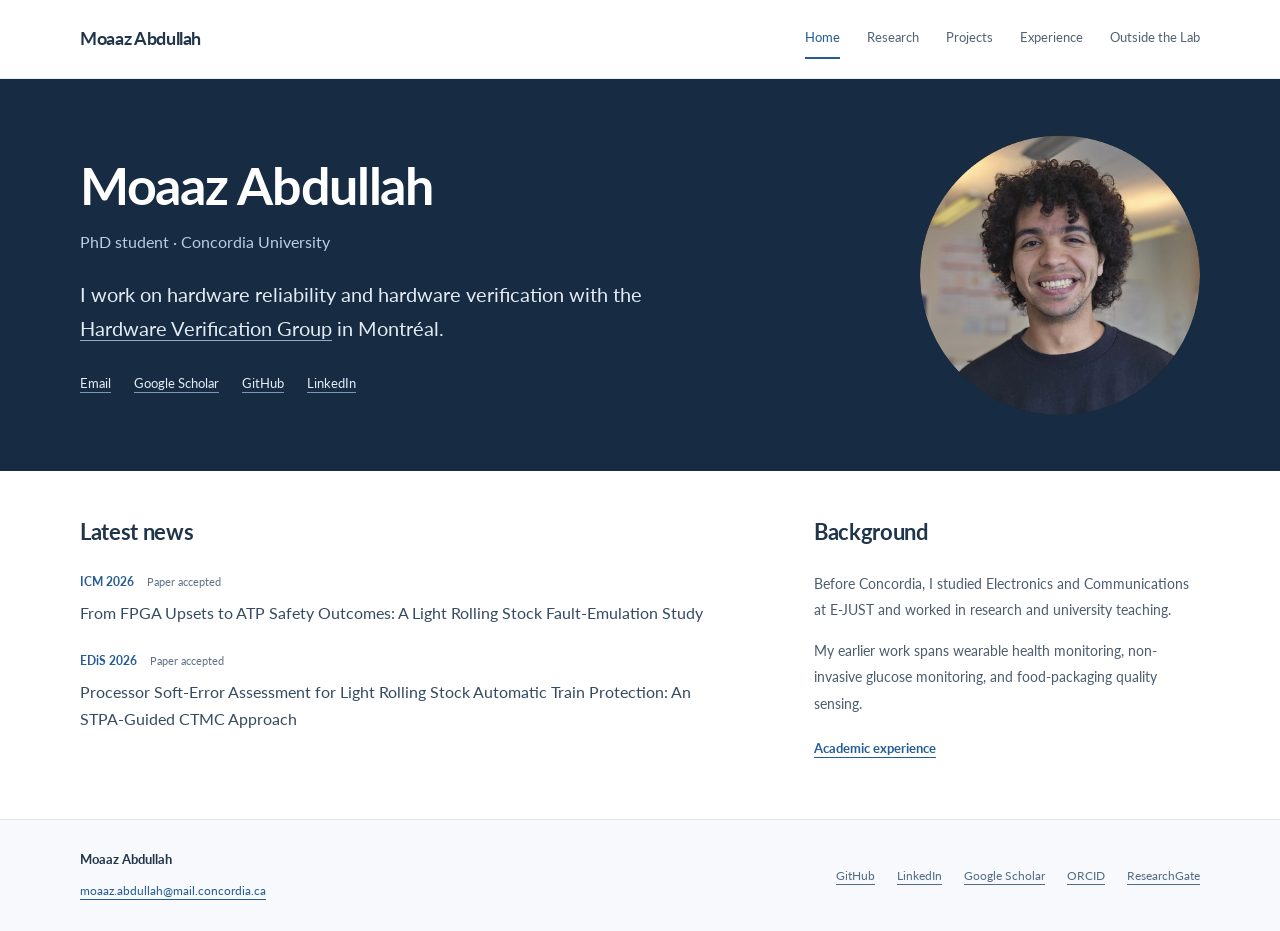
<file: index.html>
<!doctype html>
<html lang="en">
<head>
  <meta charset="utf-8">
  <meta name="viewport" content="width=device-width, initial-scale=1">
  <meta name="theme-color" content="#172c42">
  <meta name="description" content="Moaaz Abdullah is a PhD student at Concordia University researching hardware reliability and hardware verification.">
  <meta property="og:type" content="website">
  <meta property="og:title" content="Moaaz Abdullah | Hardware Reliability &amp; Verification">
  <meta property="og:description" content="Moaaz Abdullah is a PhD student at Concordia University researching hardware reliability and hardware verification.">
  <meta property="og:url" content="https://moaaz014.github.io/">
  <link rel="canonical" href="https://moaaz014.github.io/">
  <title>Moaaz Abdullah | Hardware Reliability &amp; Verification</title>
  <link rel="icon" href="assets/favicon.svg" type="image/svg+xml">
  <link rel="stylesheet" href="assets/styles.css">
</head>
<body>
  <a class="skip-link" href="#main">Skip to content</a>
  <header class="site-header">
    <div class="container header-inner">
      <a class="brand" href="index.html">Moaaz Abdullah</a>
      <nav class="site-nav" aria-label="Main navigation">
        <a href="index.html" aria-current="page">Home</a>
        <a href="research.html">Research</a>
        <a href="projects.html">Projects</a>
        <a href="experience.html">Experience</a>
        <a href="outside-the-lab.html">Outside the Lab</a>
      </nav>
    </div>
  </header>
  <main id="main">
    <section class="home-hero" id="about" aria-labelledby="name-heading">
      <div class="container home-introduction">
        <div class="home-copy">
          <h1 id="name-heading">Moaaz Abdullah</h1>
          <p class="home-role">PhD student · Concordia University</p>
          <p class="home-intro">I work on hardware reliability and hardware verification with the <a href="https://hvg.ece.concordia.ca/people/phd/" target="_blank" rel="noopener noreferrer">Hardware Verification Group</a> in Montréal.</p>
          <p class="home-links"><a href="mailto:moaaz.abdullah@mail.concordia.ca">Email</a><a href="https://scholar.google.com/citations?user=yoorkLQAAAAJ&amp;hl=en" target="_blank" rel="noopener noreferrer">Google Scholar</a><a href="https://github.com/Moaaz014" target="_blank" rel="noopener noreferrer">GitHub</a><a href="https://www.linkedin.com/in/moaaz-abdullah14" target="_blank" rel="noopener noreferrer">LinkedIn</a></p>
        </div>
        <figure class="portrait"><img src="assets/images/moaaz-portrait.png" width="426" height="427" alt="Moaaz Abdullah" fetchpriority="high"></figure>
      </div>
    </section>
    <div class="container home-content">
      <section id="news" aria-labelledby="news-heading">
        <h2 id="news-heading">Latest news</h2>
        <article class="news-item"><p class="news-meta"><strong>ICM 2026</strong><span>Paper accepted</span></p><h3>From FPGA Upsets to ATP Safety Outcomes: A Light Rolling Stock Fault-Emulation Study</h3></article>
        <article class="news-item"><p class="news-meta"><strong>EDiS 2026</strong><span>Paper accepted</span></p><h3>Processor Soft-Error Assessment for Light Rolling Stock Automatic Train Protection: An STPA-Guided CTMC Approach</h3></article>
      </section>
      <section class="background" aria-labelledby="background-heading">
        <h2 id="background-heading">Background</h2>
        <p>Before Concordia, I studied Electronics and Communications at E-JUST and worked in research and university teaching.</p>
        <p>My earlier work spans wearable health monitoring, non-invasive glucose monitoring, and food-packaging quality sensing.</p>
        <a class="text-link" href="experience.html">Academic experience</a>
      </section>
    </div>
  </main>
  <footer class="site-footer">
    <div class="container footer-inner">
      <div class="footer-contact"><p>Moaaz Abdullah</p><a href="mailto:moaaz.abdullah@mail.concordia.ca">moaaz.abdullah@mail.concordia.ca</a></div>
      <div class="footer-links" aria-label="Profiles">
        <a href="https://github.com/Moaaz014" target="_blank" rel="noopener noreferrer">GitHub</a>
        <a href="https://www.linkedin.com/in/moaaz-abdullah14" target="_blank" rel="noopener noreferrer">LinkedIn</a>
        <a href="https://scholar.google.com/citations?user=yoorkLQAAAAJ&amp;hl=en" target="_blank" rel="noopener noreferrer">Google Scholar</a>
        <a href="https://orcid.org/0009-0002-4254-2433" target="_blank" rel="noopener noreferrer">ORCID</a>
        <a href="https://www.researchgate.net/profile/Moaz-Elsayed-2" target="_blank" rel="noopener noreferrer">ResearchGate</a>
      </div>
    </div>
  </footer>
</body>
</html>
</file>
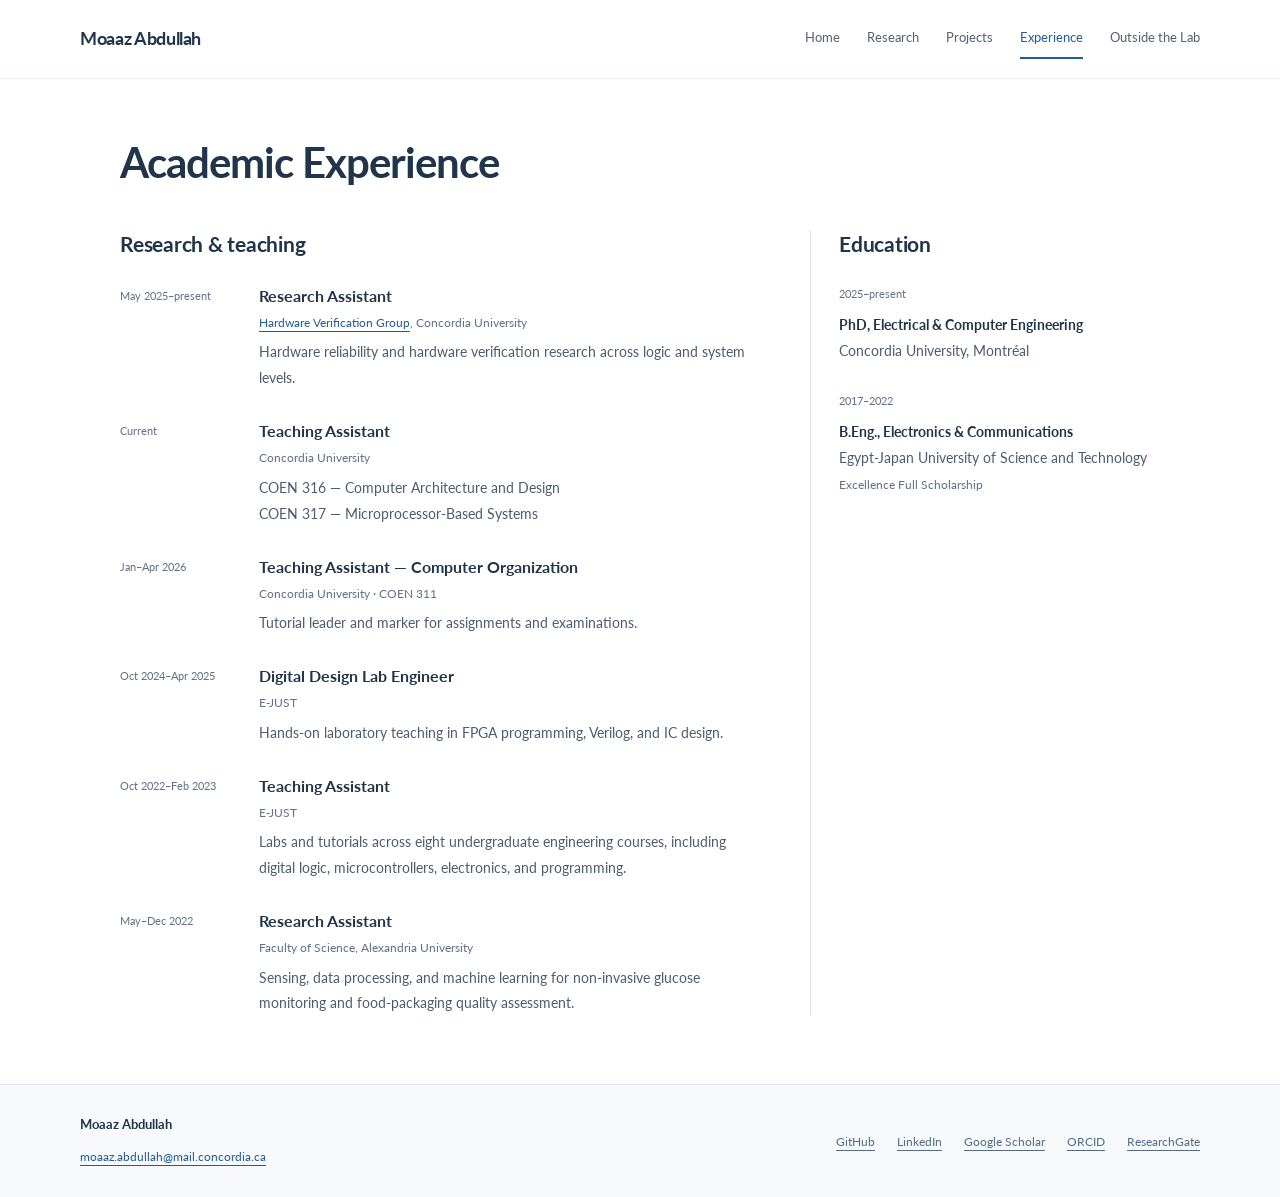
<file: experience.html>
<!doctype html>
<html lang="en">
<head>
  <meta charset="utf-8">
  <meta name="viewport" content="width=device-width, initial-scale=1">
  <meta name="theme-color" content="#172c42">
  <meta name="description" content="Moaaz Abdullah’s university research, teaching, and education.">
  <meta property="og:type" content="website">
  <meta property="og:title" content="Academic Experience | Moaaz Abdullah">
  <meta property="og:description" content="Moaaz Abdullah’s university research, teaching, and education.">
  <meta property="og:url" content="https://moaaz014.github.io/experience.html">
  <link rel="canonical" href="https://moaaz014.github.io/experience.html">
  <title>Academic Experience | Moaaz Abdullah</title>
  <link rel="icon" href="assets/favicon.svg" type="image/svg+xml">
  <link rel="stylesheet" href="assets/styles.css">
</head>
<body>
  <a class="skip-link" href="#main">Skip to content</a>
  <header class="site-header">
    <div class="container header-inner">
      <a class="brand" href="index.html">Moaaz Abdullah</a>
      <nav class="site-nav" aria-label="Main navigation">
        <a href="index.html">Home</a>
        <a href="research.html">Research</a>
        <a href="projects.html">Projects</a>
        <a href="experience.html" aria-current="page">Experience</a>
        <a href="outside-the-lab.html">Outside the Lab</a>
      </nav>
    </div>
  </header>
  <main id="main">
    <div class="container page-content" id="experience">
      <header class="page-heading"><h1>Academic Experience</h1></header>
      <div class="academic-layout">
        <section aria-labelledby="roles-heading"><h2 id="roles-heading" class="subheading">Research &amp; teaching</h2><dl class="experience-list"><div><dt>May 2025–present</dt><dd><h3>Research Assistant</h3><p class="organization"><a href="https://hvg.ece.concordia.ca/people/phd/" target="_blank" rel="noopener noreferrer">Hardware Verification Group</a>, Concordia University</p><p>Hardware reliability and hardware verification research across logic and system levels.</p></dd></div>
          <div><dt>Current</dt><dd><h3>Teaching Assistant</h3><p class="organization">Concordia University</p><p>COEN 316 — Computer Architecture and Design<br>COEN 317 — Microprocessor-Based Systems</p></dd></div>
          <div><dt>Jan–Apr 2026</dt><dd><h3>Teaching Assistant — Computer Organization</h3><p class="organization">Concordia University · COEN 311</p><p>Tutorial leader and marker for assignments and examinations.</p></dd></div>
          <div><dt>Oct 2024–Apr 2025</dt><dd><h3>Digital Design Lab Engineer</h3><p class="organization">E-JUST</p><p>Hands-on laboratory teaching in FPGA programming, Verilog, and IC design.</p></dd></div>
          <div><dt>Oct 2022–Feb 2023</dt><dd><h3>Teaching Assistant</h3><p class="organization">E-JUST</p><p>Labs and tutorials across eight undergraduate engineering courses, including digital logic, microcontrollers, electronics, and programming.</p></dd></div>
          <div><dt>May–Dec 2022</dt><dd><h3>Research Assistant</h3><p class="organization">Faculty of Science, Alexandria University</p><p>Sensing, data processing, and machine learning for non-invasive glucose monitoring and food-packaging quality assessment.</p></dd></div></dl></section>
        <section class="education" aria-labelledby="education-heading"><h2 id="education-heading" class="subheading">Education</h2><dl class="education-list"><div><dt>2025–present</dt><dd><strong>PhD, Electrical & Computer Engineering</strong><br>Concordia University, Montréal</dd></div>
          <div><dt>2017–2022</dt><dd><strong>B.Eng., Electronics & Communications</strong><br>Egypt-Japan University of Science and Technology<br><span class="muted">Excellence Full Scholarship</span></dd></div></dl></section>
      </div>
    </div>
  </main>
  <footer class="site-footer">
    <div class="container footer-inner">
      <div class="footer-contact"><p>Moaaz Abdullah</p><a href="mailto:moaaz.abdullah@mail.concordia.ca">moaaz.abdullah@mail.concordia.ca</a></div>
      <div class="footer-links" aria-label="Profiles">
        <a href="https://github.com/Moaaz014" target="_blank" rel="noopener noreferrer">GitHub</a>
        <a href="https://www.linkedin.com/in/moaaz-abdullah14" target="_blank" rel="noopener noreferrer">LinkedIn</a>
        <a href="https://scholar.google.com/citations?user=yoorkLQAAAAJ&amp;hl=en" target="_blank" rel="noopener noreferrer">Google Scholar</a>
        <a href="https://orcid.org/0009-0002-4254-2433" target="_blank" rel="noopener noreferrer">ORCID</a>
        <a href="https://www.researchgate.net/profile/Moaz-Elsayed-2" target="_blank" rel="noopener noreferrer">ResearchGate</a>
      </div>
    </div>
  </footer>
</body>
</html>
</file>
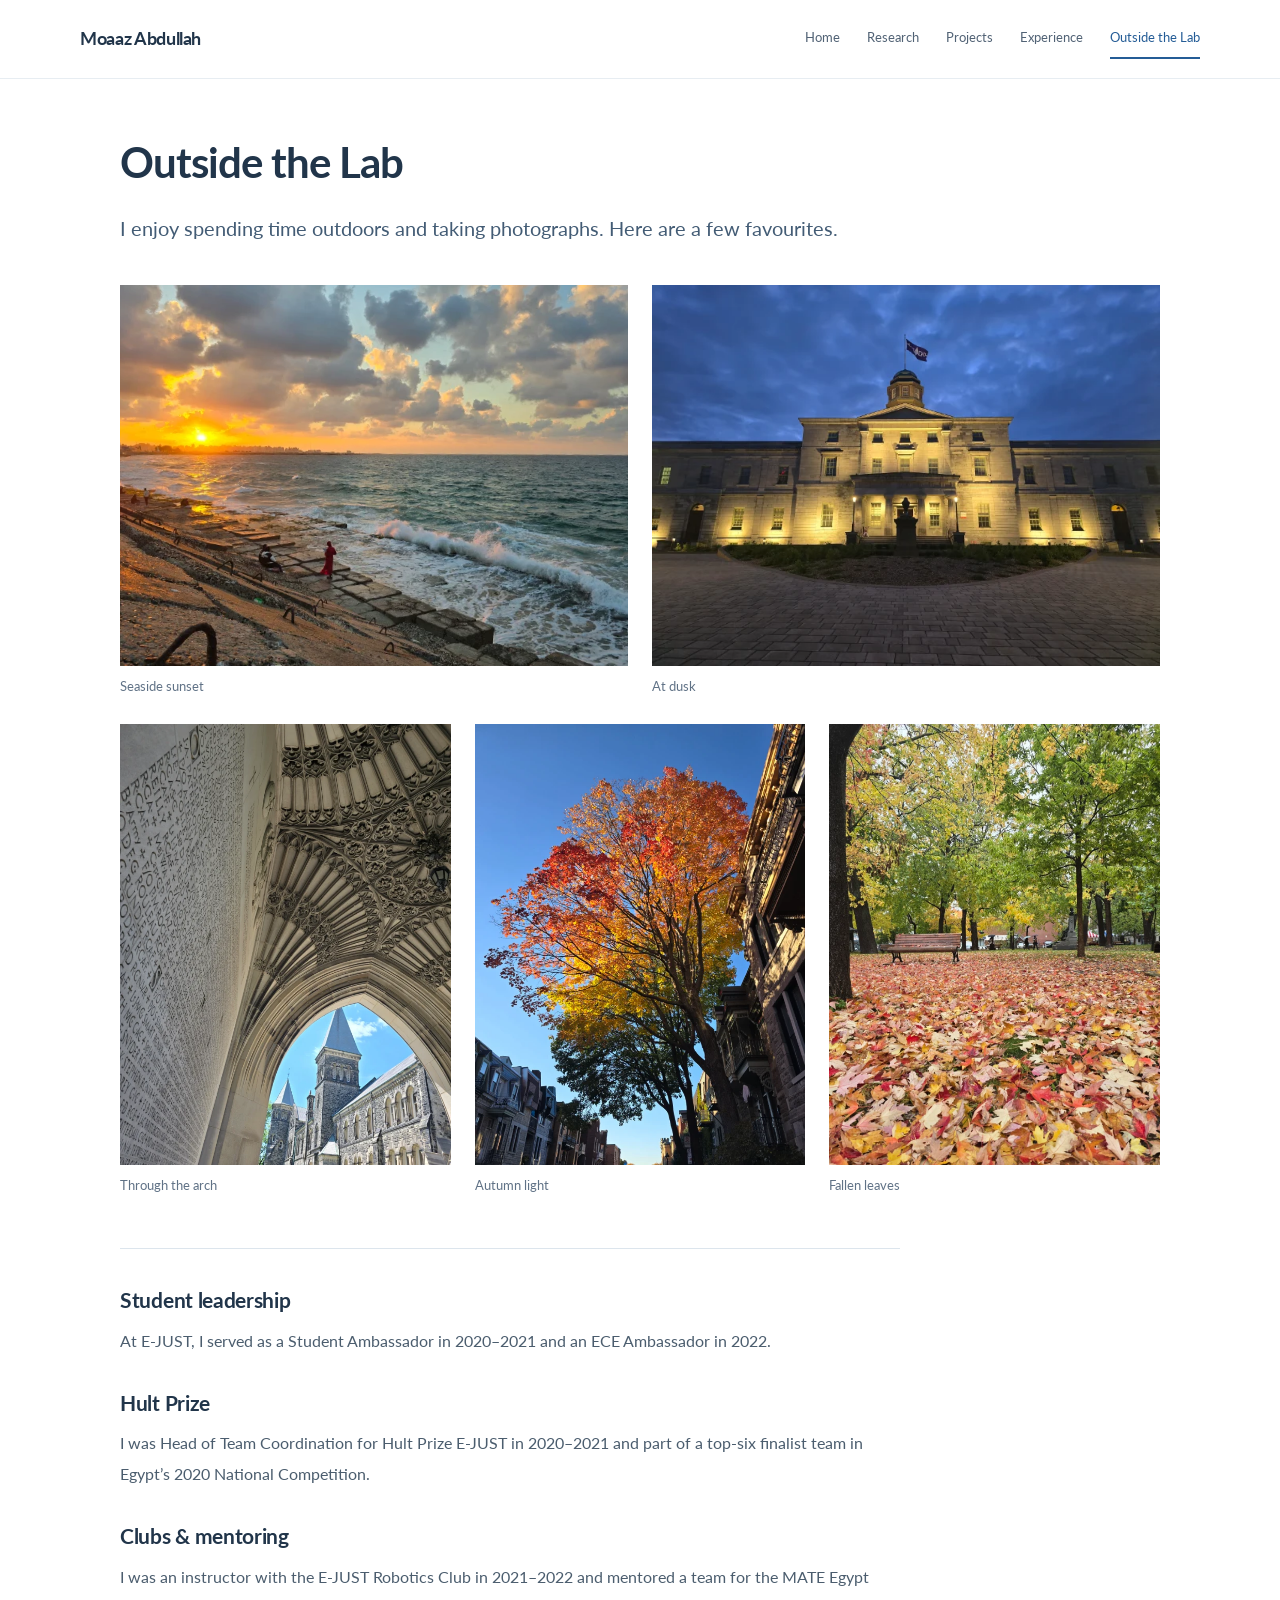
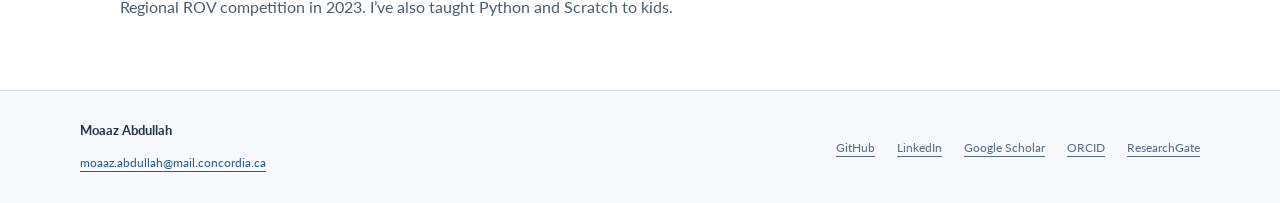
<file: outside-the-lab.html>
<!doctype html>
<html lang="en">
<head>
  <meta charset="utf-8">
  <meta name="viewport" content="width=device-width, initial-scale=1">
  <meta name="theme-color" content="#172c42">
  <meta name="description" content="A few favourite photographs by Moaaz Abdullah, alongside student leadership, clubs, and mentoring.">
  <meta property="og:type" content="website">
  <meta property="og:title" content="Outside the Lab | Moaaz Abdullah">
  <meta property="og:description" content="A few favourite photographs by Moaaz Abdullah, alongside student leadership, clubs, and mentoring.">
  <meta property="og:url" content="https://moaaz014.github.io/outside-the-lab.html">
  <link rel="canonical" href="https://moaaz014.github.io/outside-the-lab.html">
  <title>Outside the Lab | Moaaz Abdullah</title>
  <link rel="icon" href="assets/favicon.svg" type="image/svg+xml">
  <link rel="stylesheet" href="assets/styles.css">
</head>
<body>
  <a class="skip-link" href="#main">Skip to content</a>
  <header class="site-header">
    <div class="container header-inner">
      <a class="brand" href="index.html">Moaaz Abdullah</a>
      <nav class="site-nav" aria-label="Main navigation">
        <a href="index.html">Home</a>
        <a href="research.html">Research</a>
        <a href="projects.html">Projects</a>
        <a href="experience.html">Experience</a>
        <a href="outside-the-lab.html" aria-current="page">Outside the Lab</a>
      </nav>
    </div>
  </header>
  <main id="main">
    <div class="container page-content">
      <header class="page-heading">
        <h1>Outside the Lab</h1>
        <p class="page-intro">I enjoy spending time outdoors and taking photographs. Here are a few favourites.</p>
      </header>
      <div class="photo-gallery" role="group" aria-label="Selected photographs">
        <figure class="photo photo-landscape">
          <a class="photo-frame photo-frame-sea" href="assets/images/photography/seaside-sunset-1280.webp" target="_blank" rel="noopener" aria-label="Open Seaside sunset at a larger size in a new tab">
            <img src="assets/images/photography/seaside-sunset-640.webp" srcset="assets/images/photography/seaside-sunset-640.webp 640w, assets/images/photography/seaside-sunset-1280.webp 1280w" sizes="(max-width: 680px) calc(100vw - 40px), (max-width: 850px) calc((100vw - 72px) / 2), (max-width: 1100px) calc((100vw - 88px) / 2), 508px" width="1280" height="960" alt="Golden sunset over breaking waves, with people on the stepped shoreline." fetchpriority="high" decoding="async">
          </a>
          <figcaption>Seaside sunset</figcaption>
        </figure>
        <figure class="photo photo-landscape">
          <a class="photo-frame" href="assets/images/photography/at-dusk-1280.webp" target="_blank" rel="noopener" aria-label="Open At dusk at a larger size in a new tab">
            <img src="assets/images/photography/at-dusk-640.webp" srcset="assets/images/photography/at-dusk-640.webp 640w, assets/images/photography/at-dusk-1280.webp 1280w" sizes="(max-width: 680px) calc(100vw - 40px), (max-width: 850px) calc((100vw - 72px) / 2), (max-width: 1100px) calc((100vw - 88px) / 2), 508px" width="1280" height="960" alt="A symmetrical stone building lit in warm yellow beneath a deep blue evening sky." loading="lazy" decoding="async">
          </a>
          <figcaption>At dusk</figcaption>
        </figure>
        <figure class="photo photo-portrait">
          <a class="photo-frame" href="assets/images/photography/through-the-arch-1280.webp" target="_blank" rel="noopener" aria-label="Open Through the arch at a larger size in a new tab">
            <img src="assets/images/photography/through-the-arch-640.webp" srcset="assets/images/photography/through-the-arch-640.webp 640w, assets/images/photography/through-the-arch-1280.webp 1280w" sizes="(max-width: 680px) calc(100vw - 40px), (max-width: 850px) calc((100vw - 96px) / 3), (max-width: 1100px) calc((100vw - 112px) / 3), 331px" width="1280" height="1707" alt="An ornate stone ceiling and carved wall framing a tower through a pointed arch." loading="lazy" decoding="async">
          </a>
          <figcaption>Through the arch</figcaption>
        </figure>
        <figure class="photo photo-portrait">
          <a class="photo-frame" href="assets/images/photography/autumn-light-1280.webp" target="_blank" rel="noopener" aria-label="Open Autumn light at a larger size in a new tab">
            <img src="assets/images/photography/autumn-light-640.webp" srcset="assets/images/photography/autumn-light-640.webp 640w, assets/images/photography/autumn-light-1280.webp 1280w" sizes="(max-width: 680px) calc(100vw - 40px), (max-width: 850px) calc((100vw - 96px) / 3), (max-width: 1100px) calc((100vw - 112px) / 3), 331px" width="1280" height="1707" alt="Sunlight passing through orange and red autumn leaves above a residential street." loading="lazy" decoding="async">
          </a>
          <figcaption>Autumn light</figcaption>
        </figure>
        <figure class="photo photo-portrait">
          <a class="photo-frame" href="assets/images/photography/fallen-leaves-1280.webp" target="_blank" rel="noopener" aria-label="Open Fallen leaves at a larger size in a new tab">
            <img src="assets/images/photography/fallen-leaves-640.webp" srcset="assets/images/photography/fallen-leaves-640.webp 640w, assets/images/photography/fallen-leaves-1280.webp 1280w" sizes="(max-width: 680px) calc(100vw - 40px), (max-width: 850px) calc((100vw - 96px) / 3), (max-width: 1100px) calc((100vw - 112px) / 3), 331px" width="1280" height="1594" alt="A low view across colourful fallen leaves toward a park bench beneath autumn trees." loading="lazy" decoding="async">
          </a>
          <figcaption>Fallen leaves</figcaption>
        </figure>
      </div>
      <div class="community-stories" id="community">
        <section class="community-story" aria-labelledby="leadership-heading">
          <h2 id="leadership-heading">Student leadership</h2>
          <p>At E-JUST, I served as a Student Ambassador in 2020–2021 and an ECE Ambassador in 2022.</p>
        </section>
        <section class="community-story" aria-labelledby="hult-heading">
          <h2 id="hult-heading">Hult Prize</h2>
          <p>I was Head of Team Coordination for Hult Prize E-JUST in 2020–2021 and part of a top-six finalist team in Egypt’s 2020 National Competition.</p>
        </section>
        <section class="community-story" aria-labelledby="mentoring-heading">
          <h2 id="mentoring-heading">Clubs &amp; mentoring</h2>
          <p>I was an instructor with the E-JUST Robotics Club in 2021–2022 and mentored a team for the MATE Egypt Regional ROV competition in 2023. I’ve also taught Python and Scratch to kids.</p>
        </section>
      </div>
    </div>
  </main>
  <footer class="site-footer">
    <div class="container footer-inner">
      <div class="footer-contact"><p>Moaaz Abdullah</p><a href="mailto:moaaz.abdullah@mail.concordia.ca">moaaz.abdullah@mail.concordia.ca</a></div>
      <div class="footer-links" aria-label="Profiles">
        <a href="https://github.com/Moaaz014" target="_blank" rel="noopener noreferrer">GitHub</a>
        <a href="https://www.linkedin.com/in/moaaz-abdullah14" target="_blank" rel="noopener noreferrer">LinkedIn</a>
        <a href="https://scholar.google.com/citations?user=yoorkLQAAAAJ&amp;hl=en" target="_blank" rel="noopener noreferrer">Google Scholar</a>
        <a href="https://orcid.org/0009-0002-4254-2433" target="_blank" rel="noopener noreferrer">ORCID</a>
        <a href="https://www.researchgate.net/profile/Moaz-Elsayed-2" target="_blank" rel="noopener noreferrer">ResearchGate</a>
      </div>
    </div>
  </footer>
</body>
</html>
</file>
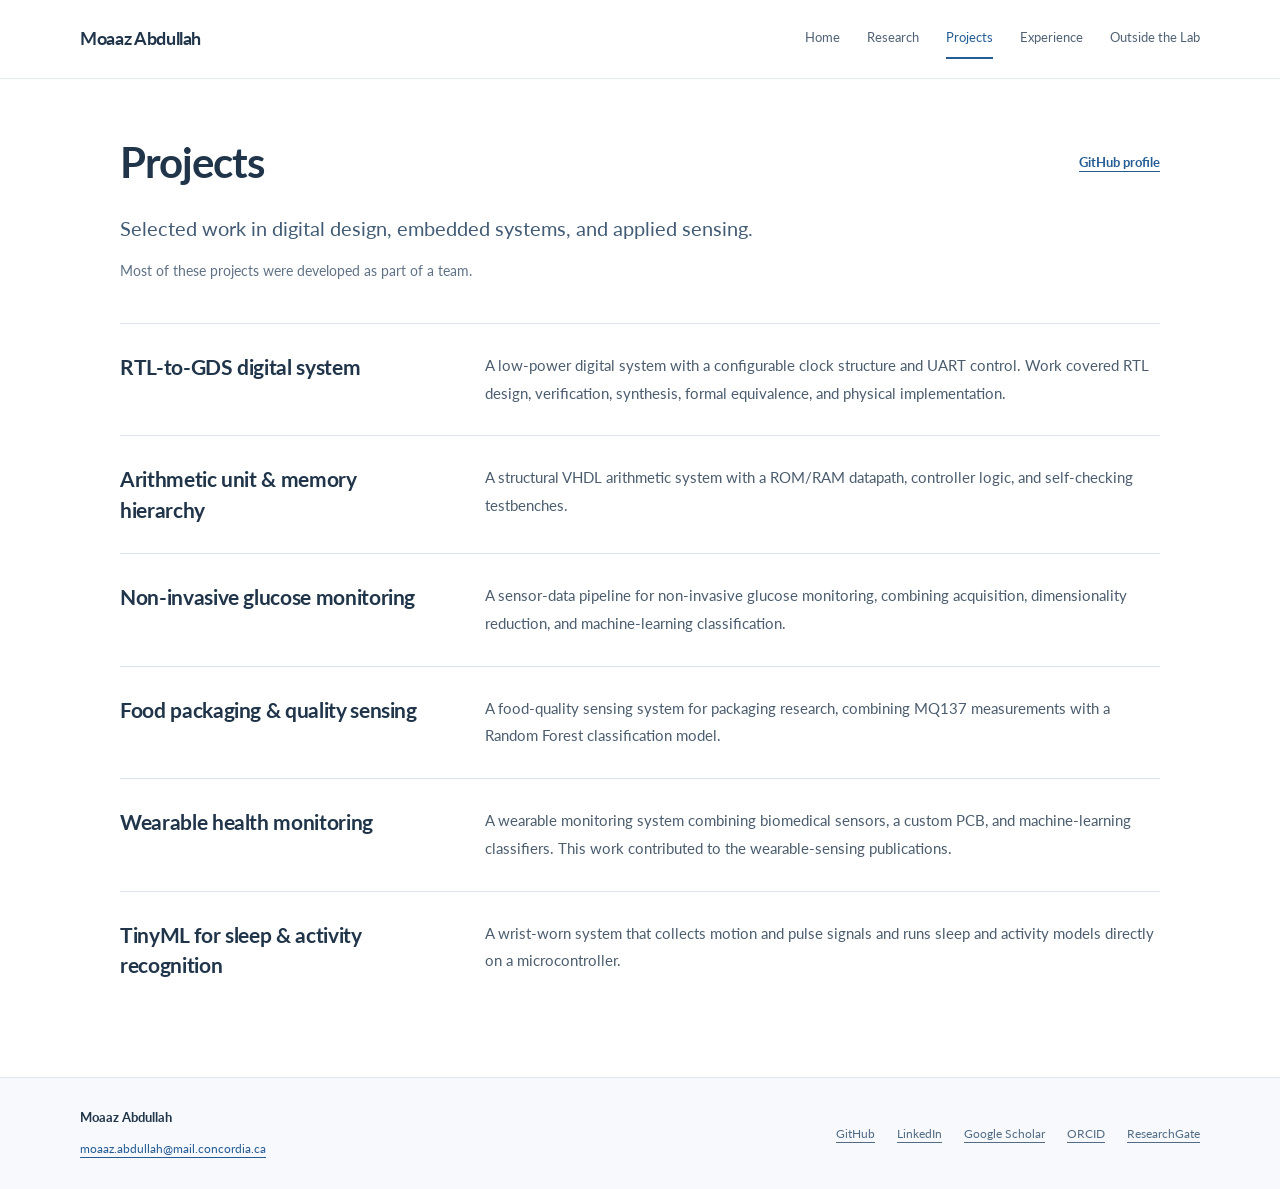
<file: projects.html>
<!doctype html>
<html lang="en">
<head>
  <meta charset="utf-8">
  <meta name="viewport" content="width=device-width, initial-scale=1">
  <meta name="theme-color" content="#172c42">
  <meta name="description" content="Engineering and research projects in digital design, embedded systems, glucose monitoring, food packaging, and wearable sensing.">
  <meta property="og:type" content="website">
  <meta property="og:title" content="Projects | Moaaz Abdullah">
  <meta property="og:description" content="Engineering and research projects in digital design, embedded systems, glucose monitoring, food packaging, and wearable sensing.">
  <meta property="og:url" content="https://moaaz014.github.io/projects.html">
  <link rel="canonical" href="https://moaaz014.github.io/projects.html">
  <title>Projects | Moaaz Abdullah</title>
  <link rel="icon" href="assets/favicon.svg" type="image/svg+xml">
  <link rel="stylesheet" href="assets/styles.css">
</head>
<body>
  <a class="skip-link" href="#main">Skip to content</a>
  <header class="site-header">
    <div class="container header-inner">
      <a class="brand" href="index.html">Moaaz Abdullah</a>
      <nav class="site-nav" aria-label="Main navigation">
        <a href="index.html">Home</a>
        <a href="research.html">Research</a>
        <a href="projects.html" aria-current="page">Projects</a>
        <a href="experience.html">Experience</a>
        <a href="outside-the-lab.html">Outside the Lab</a>
      </nav>
    </div>
  </header>
  <main id="main">
    <div class="container page-content" id="projects">
      <header class="page-heading">
        <div class="title-row"><h1>Projects</h1><a class="text-link" href="https://github.com/Moaaz014" target="_blank" rel="noopener noreferrer">GitHub profile</a></div>
        <p class="page-intro">Selected work in digital design, embedded systems, and applied sensing.</p>
        <p class="team-note">Most of these projects were developed as part of a team.</p>
      </header>
      <div class="project-list">
        <article class="project" id="project-digital-system">
          <h2>RTL-to-GDS digital system</h2>
          <div class="project-description"><p>A low-power digital system with a configurable clock structure and UART control. Work covered RTL design, verification, synthesis, formal equivalence, and physical implementation.</p><div class="project-footer"><!-- Add a verified repository link here when public. --></div></div>
        </article>
        <article class="project" id="project-arithmetic">
          <h2>Arithmetic unit &amp; memory hierarchy</h2>
          <div class="project-description"><p>A structural VHDL arithmetic system with a ROM/RAM datapath, controller logic, and self-checking testbenches.</p><div class="project-footer"><!-- Add a verified repository link here when public. --></div></div>
        </article>
        <article class="project" id="project-glucose">
          <h2>Non-invasive glucose monitoring</h2>
          <div class="project-description"><p>A sensor-data pipeline for non-invasive glucose monitoring, combining acquisition, dimensionality reduction, and machine-learning classification.</p><div class="project-footer"><!-- Add a verified repository link here when public. --></div></div>
        </article>
        <article class="project" id="project-food-packaging">
          <h2>Food packaging &amp; quality sensing</h2>
          <div class="project-description"><p>A food-quality sensing system for packaging research, combining MQ137 measurements with a Random Forest classification model.</p><div class="project-footer"><!-- Add a verified repository link here when public. --></div></div>
        </article>
        <article class="project" id="project-wearable">
          <h2>Wearable health monitoring</h2>
          <div class="project-description"><p>A wearable monitoring system combining biomedical sensors, a custom PCB, and machine-learning classifiers. This work contributed to the wearable-sensing publications.</p><div class="project-footer"><!-- Add a verified repository link here when public. --></div></div>
        </article>
        <article class="project" id="project-tinyml">
          <h2>TinyML for sleep &amp; activity recognition</h2>
          <div class="project-description"><p>A wrist-worn system that collects motion and pulse signals and runs sleep and activity models directly on a microcontroller.</p><div class="project-footer"><!-- Add a verified repository link here when public. --></div></div>
        </article>
      </div>
    </div>
  </main>
  <footer class="site-footer">
    <div class="container footer-inner">
      <div class="footer-contact"><p>Moaaz Abdullah</p><a href="mailto:moaaz.abdullah@mail.concordia.ca">moaaz.abdullah@mail.concordia.ca</a></div>
      <div class="footer-links" aria-label="Profiles">
        <a href="https://github.com/Moaaz014" target="_blank" rel="noopener noreferrer">GitHub</a>
        <a href="https://www.linkedin.com/in/moaaz-abdullah14" target="_blank" rel="noopener noreferrer">LinkedIn</a>
        <a href="https://scholar.google.com/citations?user=yoorkLQAAAAJ&amp;hl=en" target="_blank" rel="noopener noreferrer">Google Scholar</a>
        <a href="https://orcid.org/0009-0002-4254-2433" target="_blank" rel="noopener noreferrer">ORCID</a>
        <a href="https://www.researchgate.net/profile/Moaz-Elsayed-2" target="_blank" rel="noopener noreferrer">ResearchGate</a>
      </div>
    </div>
  </footer>
</body>
</html>
</file>
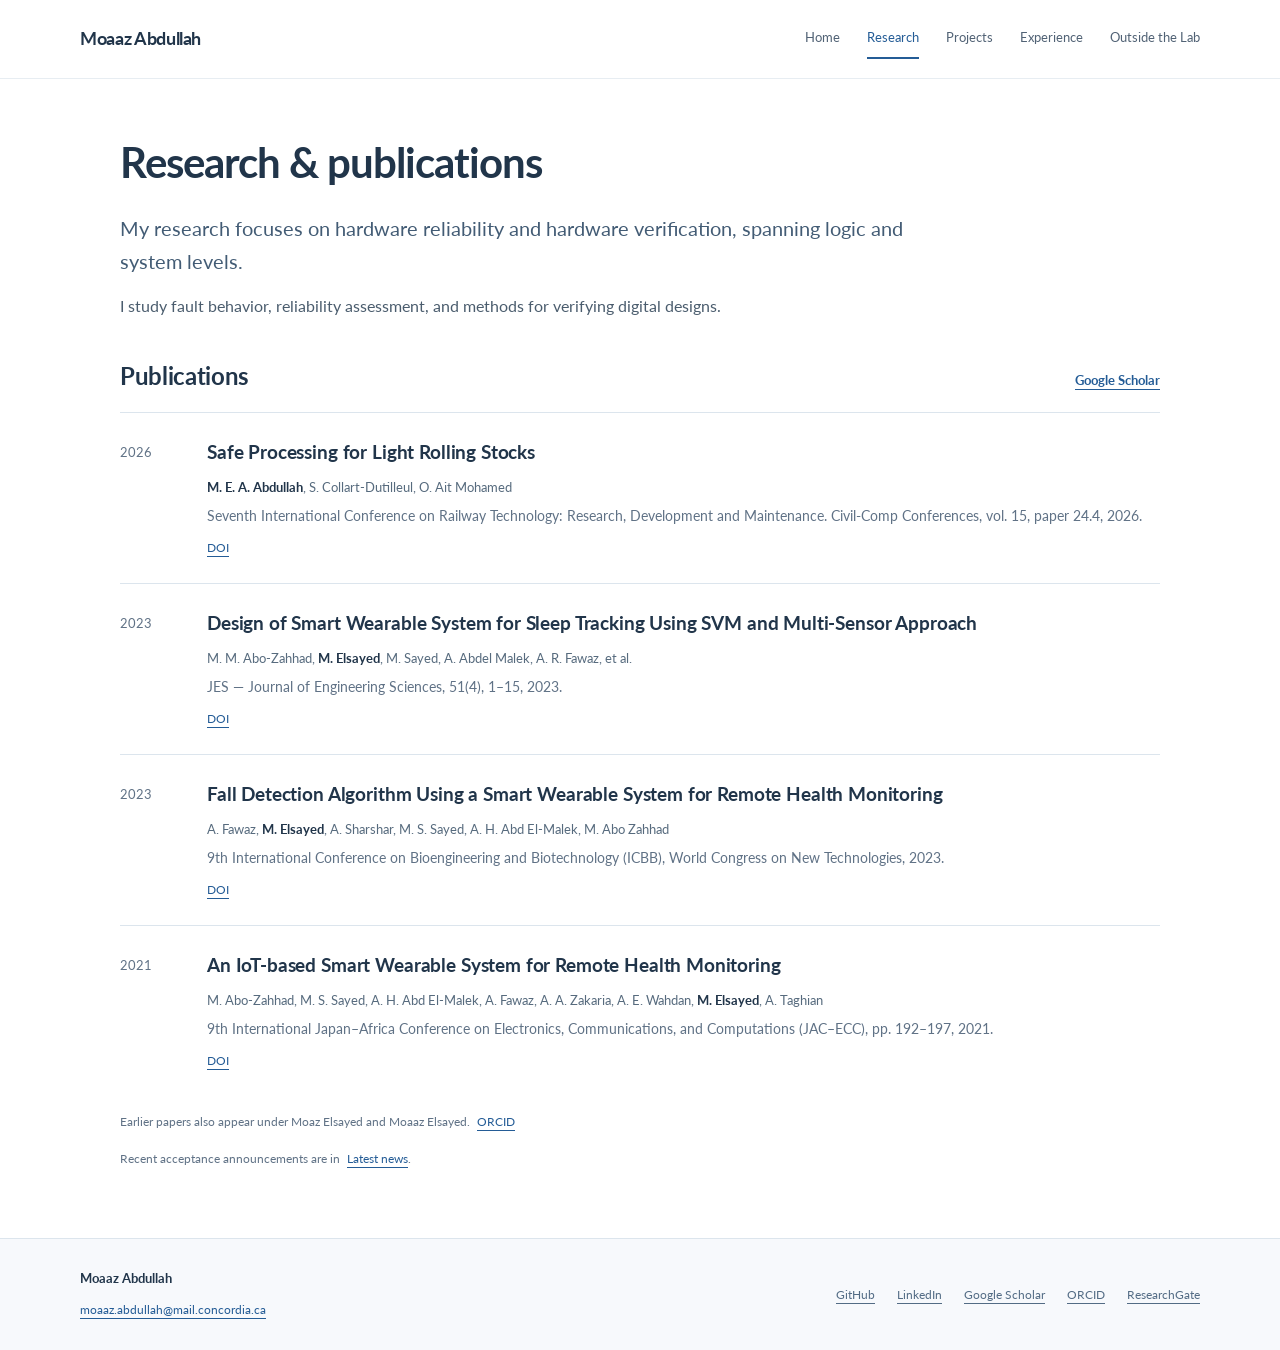
<file: research.html>
<!doctype html>
<html lang="en">
<head>
  <meta charset="utf-8">
  <meta name="viewport" content="width=device-width, initial-scale=1">
  <meta name="theme-color" content="#172c42">
  <meta name="description" content="Hardware reliability and hardware verification research, with published papers by Moaaz Abdullah and coauthors.">
  <meta property="og:type" content="website">
  <meta property="og:title" content="Research &amp; publications | Moaaz Abdullah">
  <meta property="og:description" content="Hardware reliability and hardware verification research, with published papers by Moaaz Abdullah and coauthors.">
  <meta property="og:url" content="https://moaaz014.github.io/research.html">
  <link rel="canonical" href="https://moaaz014.github.io/research.html">
  <title>Research &amp; publications | Moaaz Abdullah</title>
  <link rel="icon" href="assets/favicon.svg" type="image/svg+xml">
  <link rel="stylesheet" href="assets/styles.css">
</head>
<body>
  <a class="skip-link" href="#main">Skip to content</a>
  <header class="site-header">
    <div class="container header-inner">
      <a class="brand" href="index.html">Moaaz Abdullah</a>
      <nav class="site-nav" aria-label="Main navigation">
        <a href="index.html">Home</a>
        <a href="research.html" aria-current="page">Research</a>
        <a href="projects.html">Projects</a>
        <a href="experience.html">Experience</a>
        <a href="outside-the-lab.html">Outside the Lab</a>
      </nav>
    </div>
  </header>
  <main id="main">
    <div class="container page-content">
      <header class="page-heading" id="research">
        <h1>Research &amp; publications</h1>
        <p class="page-intro">My research focuses on hardware reliability and hardware verification, spanning logic and system levels.</p>
        <p class="page-description">I study fault behavior, reliability assessment, and methods for verifying digital designs.</p>
      </header>
      <section class="publications" id="publications" aria-labelledby="publications-heading">
        <div class="section-heading"><h2 id="publications-heading">Publications</h2><a class="text-link" href="https://scholar.google.com/citations?user=yoorkLQAAAAJ&amp;hl=en" target="_blank" rel="noopener noreferrer">Google Scholar</a></div>
        <div class="publication-list"><article class="publication"><p class="publication-year">2026</p><div class="publication-body"><h3><a href="https://doi.org/10.4203/ccc.15.24.4" target="_blank" rel="noopener noreferrer">Safe Processing for Light Rolling Stocks</a></h3>
            <p class="authors"><strong>M. E. A. Abdullah</strong>, S. Collart-Dutilleul, O. Ait Mohamed</p>
            <p class="venue">Seventh International Conference on Railway Technology: Research, Development and Maintenance. Civil-Comp Conferences, vol. 15, paper 24.4, 2026.</p>
            <div class="paper-tools"><a href="https://doi.org/10.4203/ccc.15.24.4" target="_blank" rel="noopener noreferrer" aria-label="DOI of Safe Processing for Light Rolling Stocks">DOI</a></div></div></article>
<article class="publication"><p class="publication-year">2023</p><div class="publication-body"><h3><a href="https://doi.org/10.21608/jesaun.2023.205964.1220" target="_blank" rel="noopener noreferrer">Design of Smart Wearable System for Sleep Tracking Using SVM and Multi-Sensor Approach</a></h3>
            <p class="authors">M. M. Abo-Zahhad, <strong>M. Elsayed</strong>, M. Sayed, A. Abdel Malek, A. R. Fawaz, et al.</p>
            <p class="venue">JES — Journal of Engineering Sciences, 51(4), 1–15, 2023.</p>
            <div class="paper-tools"><a href="https://doi.org/10.21608/jesaun.2023.205964.1220" target="_blank" rel="noopener noreferrer" aria-label="DOI of Design of Smart Wearable System for Sleep Tracking">DOI</a></div></div></article>
<article class="publication"><p class="publication-year">2023</p><div class="publication-body"><h3><a href="https://doi.org/10.11159/icbb23.111" target="_blank" rel="noopener noreferrer">Fall Detection Algorithm Using a Smart Wearable System for Remote Health Monitoring</a></h3>
            <p class="authors">A. Fawaz, <strong>M. Elsayed</strong>, A. Sharshar, M. S. Sayed, A. H. Abd El-Malek, M. Abo Zahhad</p>
            <p class="venue">9th International Conference on Bioengineering and Biotechnology (ICBB), World Congress on New Technologies, 2023.</p>
            <div class="paper-tools"><a href="https://doi.org/10.11159/icbb23.111" target="_blank" rel="noopener noreferrer" aria-label="DOI of Fall Detection Algorithm Using a Smart Wearable System">DOI</a></div></div></article>
<article class="publication"><p class="publication-year">2021</p><div class="publication-body"><h3><a href="https://doi.org/10.1109/JAC-ECC54461.2021.9691431" target="_blank" rel="noopener noreferrer">An IoT-based Smart Wearable System for Remote Health Monitoring</a></h3>
            <p class="authors">M. Abo-Zahhad, M. S. Sayed, A. H. Abd El-Malek, A. Fawaz, A. A. Zakaria, A. E. Wahdan, <strong>M. Elsayed</strong>, A. Taghian</p>
            <p class="venue">9th International Japan–Africa Conference on Electronics, Communications, and Computations (JAC–ECC), pp. 192–197, 2021.</p>
            <div class="paper-tools"><a href="https://doi.org/10.1109/JAC-ECC54461.2021.9691431" target="_blank" rel="noopener noreferrer" aria-label="DOI of An IoT-based Smart Wearable System">DOI</a></div></div></article></div>
        <p class="publication-note">Earlier papers also appear under Moaz Elsayed and Moaaz Elsayed. <a href="https://orcid.org/0009-0002-4254-2433" target="_blank" rel="noopener noreferrer">ORCID</a></p>
        <p class="publication-note">Recent acceptance announcements are in <a href="index.html#news">Latest news</a>.</p>
      </section>
    </div>
  </main>
  <footer class="site-footer">
    <div class="container footer-inner">
      <div class="footer-contact"><p>Moaaz Abdullah</p><a href="mailto:moaaz.abdullah@mail.concordia.ca">moaaz.abdullah@mail.concordia.ca</a></div>
      <div class="footer-links" aria-label="Profiles">
        <a href="https://github.com/Moaaz014" target="_blank" rel="noopener noreferrer">GitHub</a>
        <a href="https://www.linkedin.com/in/moaaz-abdullah14" target="_blank" rel="noopener noreferrer">LinkedIn</a>
        <a href="https://scholar.google.com/citations?user=yoorkLQAAAAJ&amp;hl=en" target="_blank" rel="noopener noreferrer">Google Scholar</a>
        <a href="https://orcid.org/0009-0002-4254-2433" target="_blank" rel="noopener noreferrer">ORCID</a>
        <a href="https://www.researchgate.net/profile/Moaz-Elsayed-2" target="_blank" rel="noopener noreferrer">ResearchGate</a>
      </div>
    </div>
  </footer>
</body>
</html>
</file>
<file: assets/styles.css>
@font-face{font-family:Lato;src:url('fonts/Lato-Regular.ttf') format('truetype');font-weight:400;font-style:normal;font-display:swap}
@font-face{font-family:Lato;src:url('fonts/Lato-Bold.ttf') format('truetype');font-weight:700;font-style:normal;font-display:swap}
:root{--navy:#172c42;--ink:#21354a;--body:#4b5d6e;--muted:#607286;--blue:#245c96;--line:#dce5ed;--font:Lato,'Segoe UI',Arial,sans-serif}
*{box-sizing:border-box}
html{scroll-padding-top:24px}
body{margin:0;background:#fff;color:var(--ink);font:16px/1.75 var(--font);min-height:100vh;display:flex;flex-direction:column;-webkit-font-smoothing:antialiased}
main{flex:1}
p,h1,h2,h3,figure,dl,dd{margin:0}
p{color:var(--body)}
a{color:var(--blue);text-decoration:underline;text-decoration-thickness:1px;text-underline-offset:4px}
a:hover{text-decoration-thickness:2px;color:#163f6c}
a:focus-visible{outline:2px solid currentColor;outline-offset:5px}
h1,h2,h3{line-height:1.3;font-weight:700}
h1{font-size:42px;letter-spacing:-1px}
h2{font-size:24px;letter-spacing:-.35px}
strong{font-weight:700}
.container{width:min(1120px,calc(100% - 80px));margin-inline:auto}
.skip-link{position:fixed;top:12px;left:12px;padding:10px 15px;background:#fff;border:1px solid var(--blue);z-index:20;transform:translateY(-200%);font-size:14px}
.skip-link:focus{transform:translateY(0)}
.site-header{border-bottom:1px solid #e7edf2;background:#fff}
.header-inner{min-height:78px;display:flex;align-items:center;justify-content:space-between;gap:30px}
.brand{font-size:18px;font-weight:700;letter-spacing:-.35px;color:var(--ink);text-decoration:none;white-space:nowrap}
.brand:hover{text-decoration:none}
.site-nav{display:flex;align-items:center;flex-wrap:wrap;gap:27px}
.site-nav a{font-size:13px;color:#516275;text-decoration:none;padding:9px 0;border-bottom:2px solid transparent;line-height:1.5}
.site-nav a:hover{color:var(--blue);border-color:#b6cade}
.site-nav a[aria-current=page]{color:var(--blue);border-color:var(--blue)}

.home-hero{background:var(--navy);color:#fff}
.home-introduction{display:grid;grid-template-columns:minmax(0,1fr) 280px;align-items:center;gap:90px;padding-block:56px}
.home-copy h1{font-size:52px;letter-spacing:-1.3px;line-height:1.18}
.home-role{font-size:16px;color:#b9cee2;margin-top:12px}
.home-intro{font-size:20px;line-height:1.7;color:#e2ebf5;margin-top:21px;max-width:600px}
.home-intro a{color:inherit;text-decoration-color:#91aec8}
.home-intro a:hover{color:#fff;text-decoration-color:#fff}
.home-links{display:flex;gap:23px;flex-wrap:wrap;font-size:13px;margin-top:27px}
.home-links a{color:#e3edf8;text-decoration-color:#7d97b3}
.home-links a:hover{color:#fff;text-decoration-color:#fff}
.portrait img{display:block;width:280px;aspect-ratio:1;height:auto;object-fit:cover;border-radius:50%}
.home-content{display:grid;grid-template-columns:1.7fr 1fr;gap:78px;padding-block:47px 58px}
.home-content h2{font-size:22px;margin-bottom:24px}
.news-item+.news-item{margin-top:24px}
.news-meta{display:flex;align-items:baseline;gap:13px;font-size:11px;margin-bottom:7px}
.news-meta strong{font-size:12px;color:var(--blue)}
.news-meta span{color:var(--muted)}
.news-item h3{font-weight:400;font-size:16px;line-height:1.7;color:#354b61}
.background>p{font-size:14px;line-height:1.9}
.background>p+p{margin-top:14px}
.background>.text-link{display:inline-block;margin-top:19px}
.text-link{font-size:13px;font-weight:700}

.page-content{max-width:1040px;padding-block:56px 68px}
.page-heading{margin-bottom:40px}
.page-intro{font-size:20px;line-height:1.65;margin-top:22px;max-width:790px;color:#435c75}
.page-description{font-size:16px;line-height:1.8;margin-top:14px;max-width:790px}
.title-row{display:flex;align-items:center;justify-content:space-between;gap:25px}
.team-note{font-size:14px;line-height:1.8;margin-top:13px;color:var(--muted)}
.section-heading{display:flex;align-items:baseline;justify-content:space-between;gap:25px;margin-bottom:20px}
.publications h2{font-size:24px}
.publication{display:grid;grid-template-columns:60px minmax(0,1fr);gap:27px;padding-block:25px;border-top:1px solid var(--line)}
.publication-year{font-size:13px;color:var(--muted);padding-top:3px}
.publication h3{font-size:19px;line-height:1.5;margin-bottom:9px;letter-spacing:-.15px}
.publication h3 a{color:var(--ink);text-decoration:none}
.publication h3 a:hover{color:var(--blue);text-decoration:underline}
.authors{font-size:13px;line-height:1.8;color:#576b7e}
.authors strong{color:var(--ink)}
.venue{font-size:14px;line-height:1.8;margin-top:4px;color:#607286}
.paper-tools{font-size:12px;margin-top:9px}
.publication-note{font-size:12px;line-height:1.8;color:var(--muted);margin-top:15px}
.publication-note a{margin-left:4px}
.project{display:grid;grid-template-columns:320px minmax(0,1fr);gap:45px;padding-block:28px;border-top:1px solid var(--line)}
.project h2{font-size:21px;line-height:1.45;letter-spacing:-.35px}
.project-description>p{font-size:15px;line-height:1.85}
.project-footer{font-size:12px;margin-top:12px}
.project-footer:empty{display:none}
.repo-link{font-size:13px;font-weight:700}
.academic-layout{display:grid;grid-template-columns:1.8fr 1fr;gap:60px}
.subheading{font-size:21px;letter-spacing:-.25px;margin-bottom:27px}
.experience-list>div{display:grid;grid-template-columns:118px minmax(0,1fr);gap:21px;margin-bottom:28px}
.experience-list>div:last-child{margin-bottom:0}
.experience-list dt{font-size:11px;line-height:1.7;color:var(--muted);padding-top:3px}
.experience-list h3{font-size:16px;line-height:1.5}
.experience-list p{font-size:14px;line-height:1.85;margin-top:6px}
.experience-list .organization{font-size:12px;line-height:1.8;color:var(--muted);margin-top:4px}
.education{padding-left:28px;border-left:1px solid var(--line)}
.education-list>div+div{margin-top:27px}
.education-list dt{font-size:11px;color:var(--muted);margin-bottom:9px}
.education-list dd{font-size:14px;line-height:1.85;color:var(--body)}
.education-list strong{font-size:14px;color:var(--ink)}
.education-list .muted{font-size:12px;color:var(--muted)}
.photo-gallery{display:grid;grid-template-columns:repeat(6,minmax(0,1fr));gap:28px 24px}
.photo-landscape{grid-column:span 3}
.photo-portrait{grid-column:span 2}
.photo-frame{display:block;overflow:hidden;background:#edf1f5}
.photo-frame img{display:block;width:100%;height:auto}
.photo-portrait .photo-frame{aspect-ratio:3/4}
.photo-portrait img{height:100%;object-fit:cover}
.photo-frame-sea img{transform:rotate(3.3deg) scale(1.085)}
.photo-frame:focus-visible{outline:2px solid var(--blue);outline-offset:5px}
.photo figcaption{font-size:13px;color:var(--muted);line-height:1.6;margin-top:10px}
.community-stories{max-width:780px;margin-top:52px;padding-top:36px;border-top:1px solid var(--line)}
.community-story+section{margin-top:32px}
.community-story h2{font-size:21px;line-height:1.45;letter-spacing:-.3px;margin-bottom:10px}
.community-story p{font-size:16px;line-height:1.9}
.site-footer{border-top:1px solid var(--line);background:#f7f9fc}
.footer-inner{display:flex;align-items:center;justify-content:space-between;gap:30px;padding-block:28px}
.footer-contact p{font-size:13px;font-weight:700;color:var(--ink);margin-bottom:5px}
.footer-contact>a{font-size:12px;overflow-wrap:anywhere}
.footer-links{display:flex;align-items:center;justify-content:flex-end;gap:12px 22px;flex-wrap:wrap;font-size:12px}
.footer-links a{color:#536c85}

@media(max-width:1100px){
 .container{width:calc(100% - 64px)}.site-nav{gap:21px}.home-introduction{grid-template-columns:minmax(0,1fr) 250px;gap:65px}.portrait img{width:250px}.home-copy h1{font-size:46px}.home-intro{font-size:19px}.home-content{gap:55px}.page-content{max-width:1040px}.project{grid-template-columns:280px minmax(0,1fr);gap:35px}.academic-layout{gap:37px}.experience-list>div{grid-template-columns:102px minmax(0,1fr);gap:18px}.education{padding-left:23px}.footer-links{gap:10px 18px}
}
@media(max-width:850px){
 .container{width:calc(100% - 48px)}.header-inner{min-height:74px;gap:22px}.brand{font-size:16px}.site-nav{gap:17px}.site-nav a{font-size:11px}.home-introduction{grid-template-columns:minmax(0,1fr) 210px;gap:42px;padding-block:45px}.portrait img{width:210px}.home-copy h1{font-size:39px}.home-role{font-size:14px}.home-intro{font-size:18px;line-height:1.75}.home-links{font-size:12px;gap:20px;margin-top:23px}.home-content{grid-template-columns:1.45fr 1fr;gap:40px;padding-block:39px 45px}.home-content h2{font-size:21px}.news-item h3{font-size:15px}.page-content{padding-block:43px 53px}h1{font-size:36px}.page-heading{margin-bottom:32px}.page-intro{font-size:18px}.project{grid-template-columns:235px minmax(0,1fr);gap:30px}.project h2{font-size:20px}.project-description>p{font-size:14px}.academic-layout{grid-template-columns:1fr;gap:35px}.education{border-left:0;border-top:1px solid var(--line);padding:27px 0 0}.education-list{display:grid;grid-template-columns:1fr 1fr;gap:35px}.education-list>div+div{margin:0}.experience-list>div{grid-template-columns:135px minmax(0,1fr);gap:25px}.footer-inner{align-items:flex-start;gap:25px}.footer-links{max-width:340px;font-size:11px;gap:9px 18px}
}
@media(max-width:680px){
 .container{width:calc(100% - 40px)}.header-inner{align-items:flex-start;flex-direction:column;gap:9px;padding-block:17px 12px;min-height:0}.brand{font-size:17px}.site-nav{gap:5px 19px;align-items:baseline}.site-nav a{font-size:12px;padding-block:5px;white-space:nowrap}.home-introduction{grid-template-columns:minmax(0,1fr) 112px;gap:18px;align-items:start;padding-block:34px}.home-copy{display:contents}.home-copy h1{grid-column:1;grid-row:1;font-size:33px;line-height:1.1;letter-spacing:-.6px;align-self:end}.home-role{grid-column:1;grid-row:2;font-size:12px;line-height:1.6;margin:0;align-self:start}.portrait{grid-column:2;grid-row:1/3;align-self:center}.portrait img{width:112px}.home-intro{grid-column:1/-1;font-size:18px;line-height:1.7;margin:7px 0 0}.home-links{grid-column:1/-1;font-size:12px;margin:3px 0 0;gap:12px 22px}.home-content{grid-template-columns:1fr;gap:32px;padding-block:32px 38px}.home-content h2{font-size:21px;margin-bottom:20px}.news-item+.news-item{margin-top:22px}.news-item h3{font-size:15px;line-height:1.75}.background{border-top:1px solid var(--line);padding-top:28px}.background>p{font-size:14px}.background>.text-link{margin-top:15px}.page-content{padding-block:34px 42px}.page-heading{margin-bottom:29px}h1{font-size:31px;letter-spacing:-.65px}.page-intro{font-size:18px;line-height:1.7;margin-top:18px}.page-description{font-size:15px}.title-row{align-items:baseline;gap:20px}.text-link{font-size:12px}.team-note{font-size:13px}.section-heading{gap:20px;margin-bottom:15px}.section-heading h2{font-size:21px}.publication{grid-template-columns:1fr;gap:6px;padding-block:22px}.publication-year{font-size:11px;padding:0}.publication h3{font-size:17px;line-height:1.5}.authors{font-size:12px}.venue{font-size:13px;line-height:1.85}.publication-note{font-size:12px}.project{grid-template-columns:1fr;gap:12px;padding-block:24px}.project h2{font-size:21px}.project-description>p{font-size:15px;line-height:1.85}.academic-layout{gap:28px}.subheading{font-size:21px;margin-bottom:21px}.experience-list>div{grid-template-columns:1fr;gap:5px;margin-bottom:25px}.experience-list dt{font-size:11px}.experience-list h3{font-size:16px}.experience-list p{font-size:14px}.education-list{grid-template-columns:1fr;gap:23px}.community-story+section{margin-top:26px}.community-story h2{font-size:20px}.community-story p{font-size:15px;line-height:1.85}.footer-inner{flex-direction:column;gap:20px;padding-block:25px}.footer-links{justify-content:flex-start;max-width:none;font-size:12px;gap:10px 19px}
}
@media(max-width:680px){
 .photo-gallery{grid-template-columns:minmax(0,1fr);gap:25px}.photo-landscape,.photo-portrait{grid-column:auto}.photo-portrait .photo-frame{aspect-ratio:auto}.photo-portrait img{height:auto}.photo figcaption{font-size:12px;margin-top:8px}.community-stories{margin-top:38px;padding-top:28px}
}
@media(max-width:380px){
 .container{width:calc(100% - 32px)}.site-nav{gap:5px 15px}.site-nav a{font-size:11px}.home-introduction{grid-template-columns:minmax(0,1fr) 96px;gap:16px}.home-copy h1{font-size:29px}.home-role{font-size:11px}.portrait img{width:96px}.home-intro{font-size:17px}.home-links{font-size:11px;gap:11px 19px}h1{font-size:28px}.title-row{gap:17px}.title-row .text-link{font-size:11px}.footer-links{font-size:11px;gap:10px 17px}
}
@media print{
 .photo-gallery{gap:15px}.photo{break-inside:avoid}.community-stories{margin-top:25px;padding-top:20px}
 body{display:block;font-size:10pt;background:#fff}.container{width:100%}.site-header,.skip-link,.home-links,.site-footer{display:none}.home-hero{background:#fff;color:#111}.home-introduction{padding-block:15px;grid-template-columns:1fr 110px;gap:25px}.portrait img{width:110px}.home-copy h1{font-size:26pt}.home-role,.home-intro{color:#333}.home-intro{font-size:12pt}.home-content{padding-block:20px}.page-content{padding-block:0}.page-heading{margin-bottom:25px}h1{font-size:24pt}.publication,.project,.experience-list>div,.community-story{break-inside:avoid}a{color:inherit}.academic-layout{gap:30px}
}
</file>
